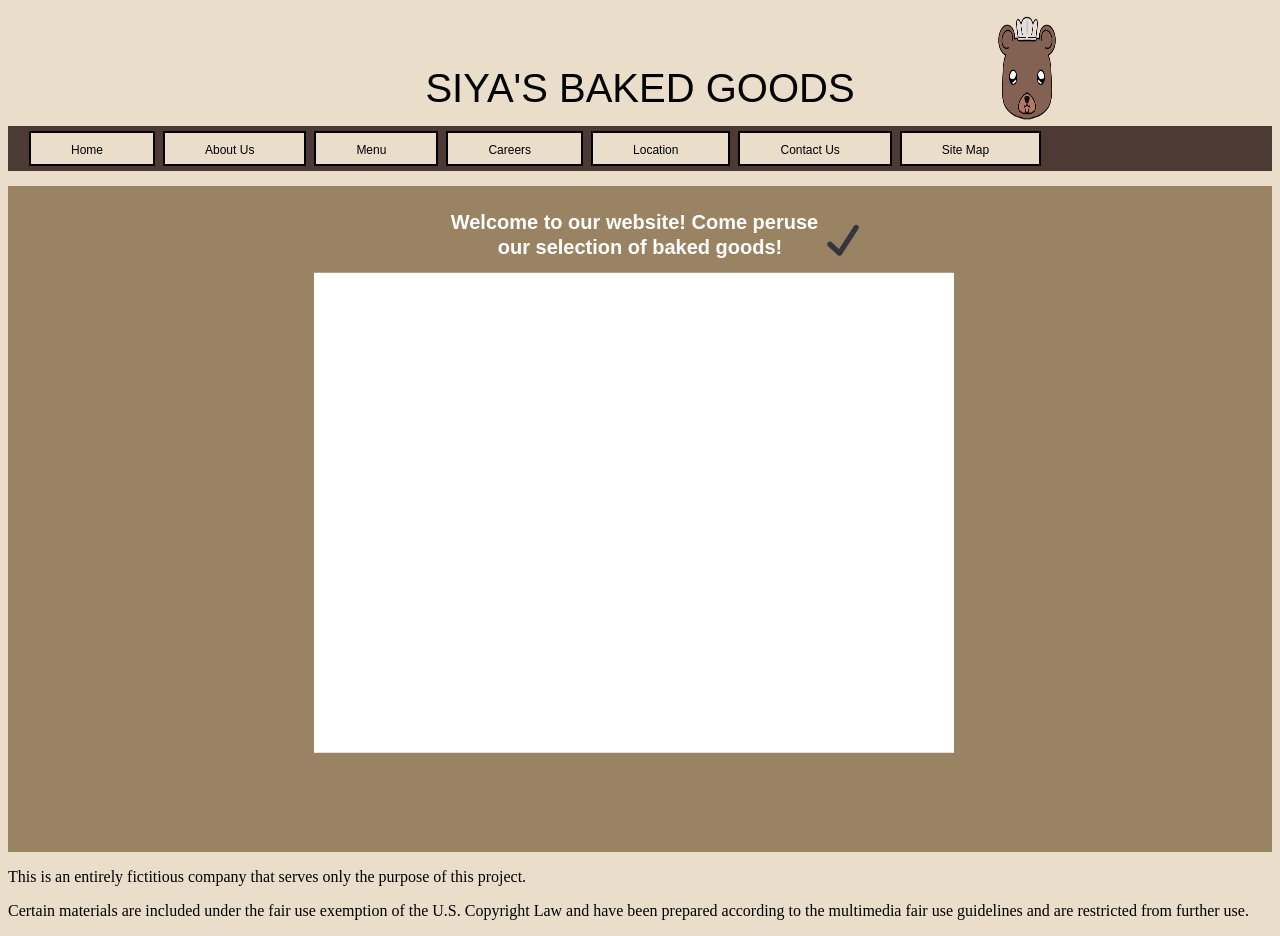
<file: pages/index.html>
<!doctype html>
<html>
<head>
<link href="css/baked-goods-website.css" rel="stylesheet" type="text/css">
<link href="css/baked-goods-tablet.css" rel="stylesheet" type="text/css">
<link href="css/baked-goods-phone.css" rel="stylesheet" type="text/css">
<meta charset="utf-8">
<title>Project 5 Siya's Baked Goods IT 213 Home Page</title>
<style type="text/css">
body {
    background-color: #EADECB;
}
</style>
</head>

<body>
<header><img src="../2025-10-20 13.33.37.png" width="3000" height="3000" alt=""/>SIYA'S BAKED GOODS</header>
<nav>
<ul class="navlist">
	<li class="navlistitem"><a href="pages/index.html">Home</a></li>
	<li class="navlistitem"><a href="pages/about-us.html">About Us</a></li>
	<li class="navlistitem"><a href="pages/menu.html">Menu</a></li>
	<li class="navlistitem"><a href="pages/careers.html">Careers</a></li> 
	<li class="navlistitem"><a href="pages/location.html">Location</a></li>
	<li class="navlistitem"><a href="pages/contact-us.html">Contact Us</a></li> 
	<li class="navlistitem"><a href="pages/site-map.html">Site Map</a></li>
	
  </ul>
	
</nav>
<section>
<img src="../favicon-32x32.png" width="32" height="32" alt="Custom Favicon Checkmark Image"/>
  <p>Welcome to our website! Come peruse&nbsp;&nbsp;</p>
  <p>our selection of baked goods!</p>
  <object id="EdgeID" type="text/html" width="820" height="620" data-dw-widget="Edge" data="../animation_assets/Project_4_Animation_Commercial_Siya_Acharya/Assets/Project_4_Animation_Commercial_Siya_Acharya.html">
  </object>
</section>
<footer><p>This is an entirely fictitious company that serves only the purpose of this project.</p><p>Certain
materials are included under the fair use exemption of the U.S. Copyright Law
and have been prepared according to the multimedia fair use guidelines and are
restricted from further use.</p></footer>

</body>
</html>
</file>
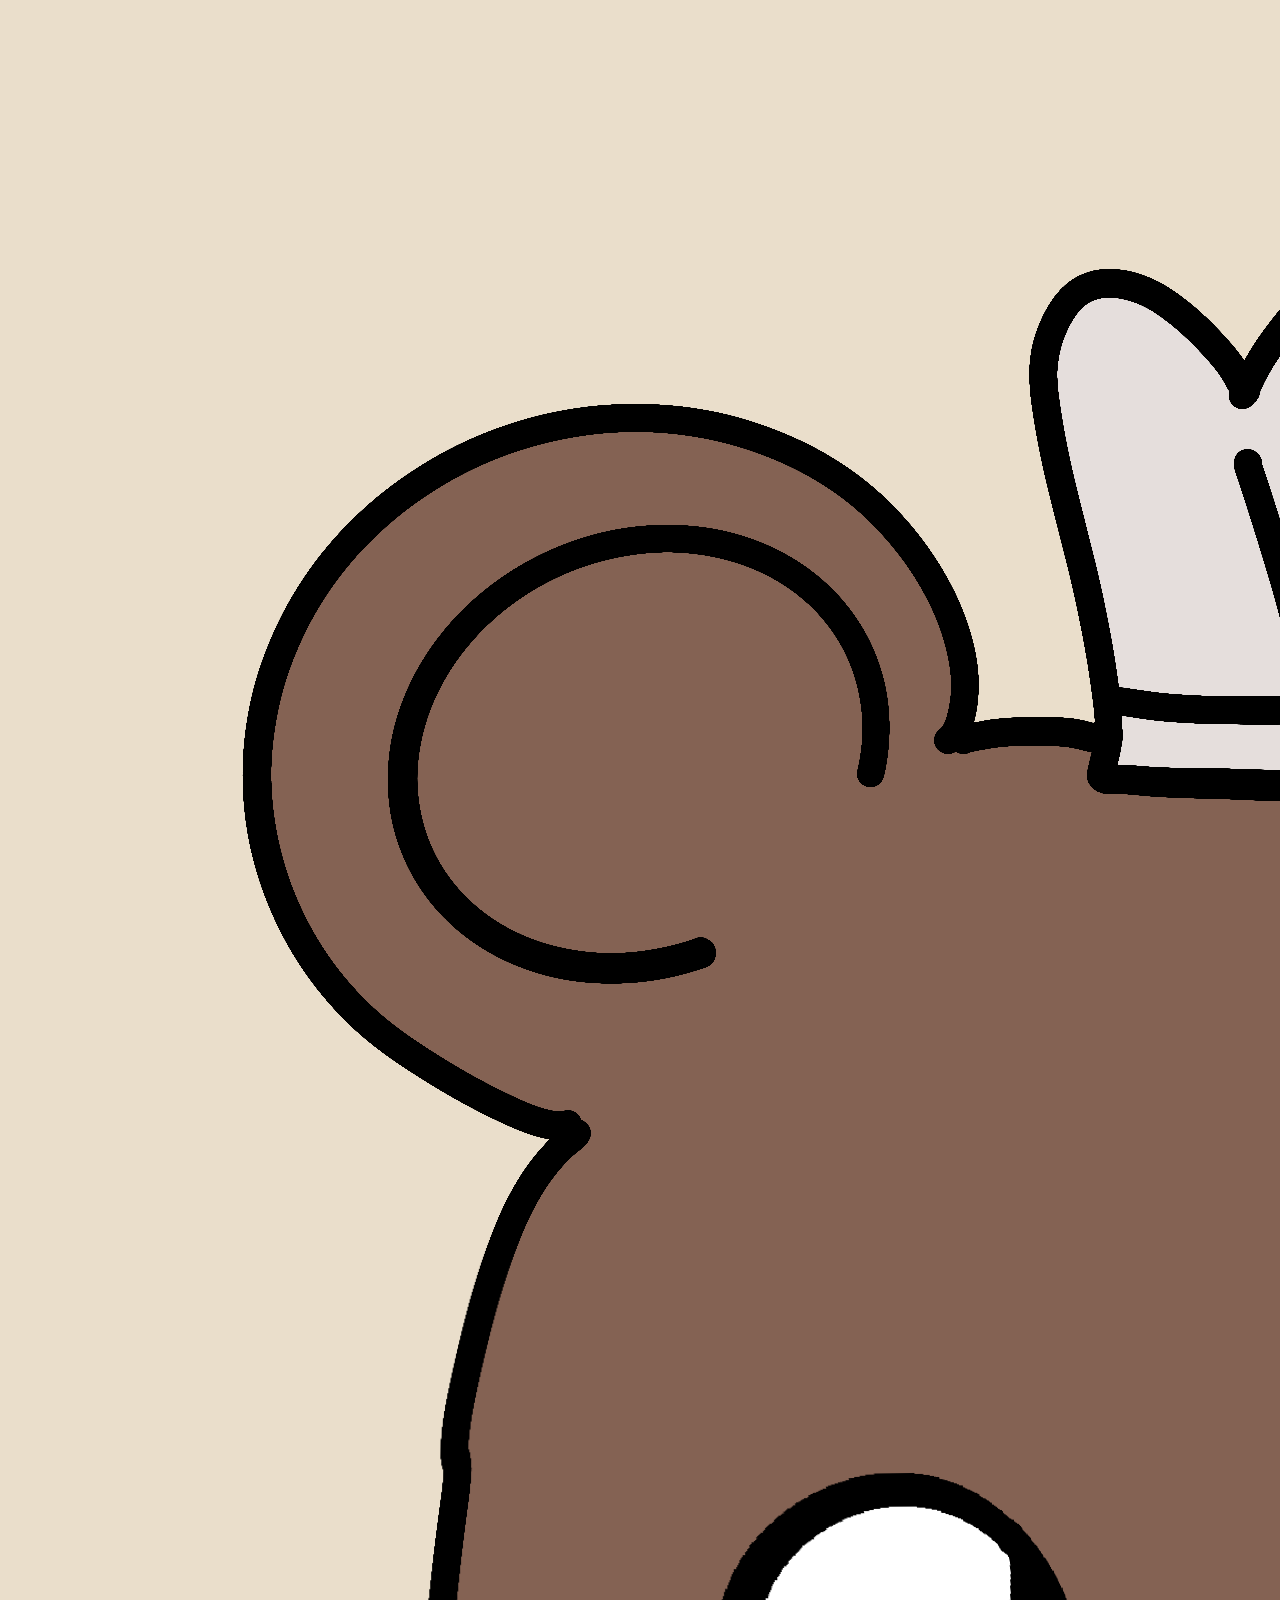
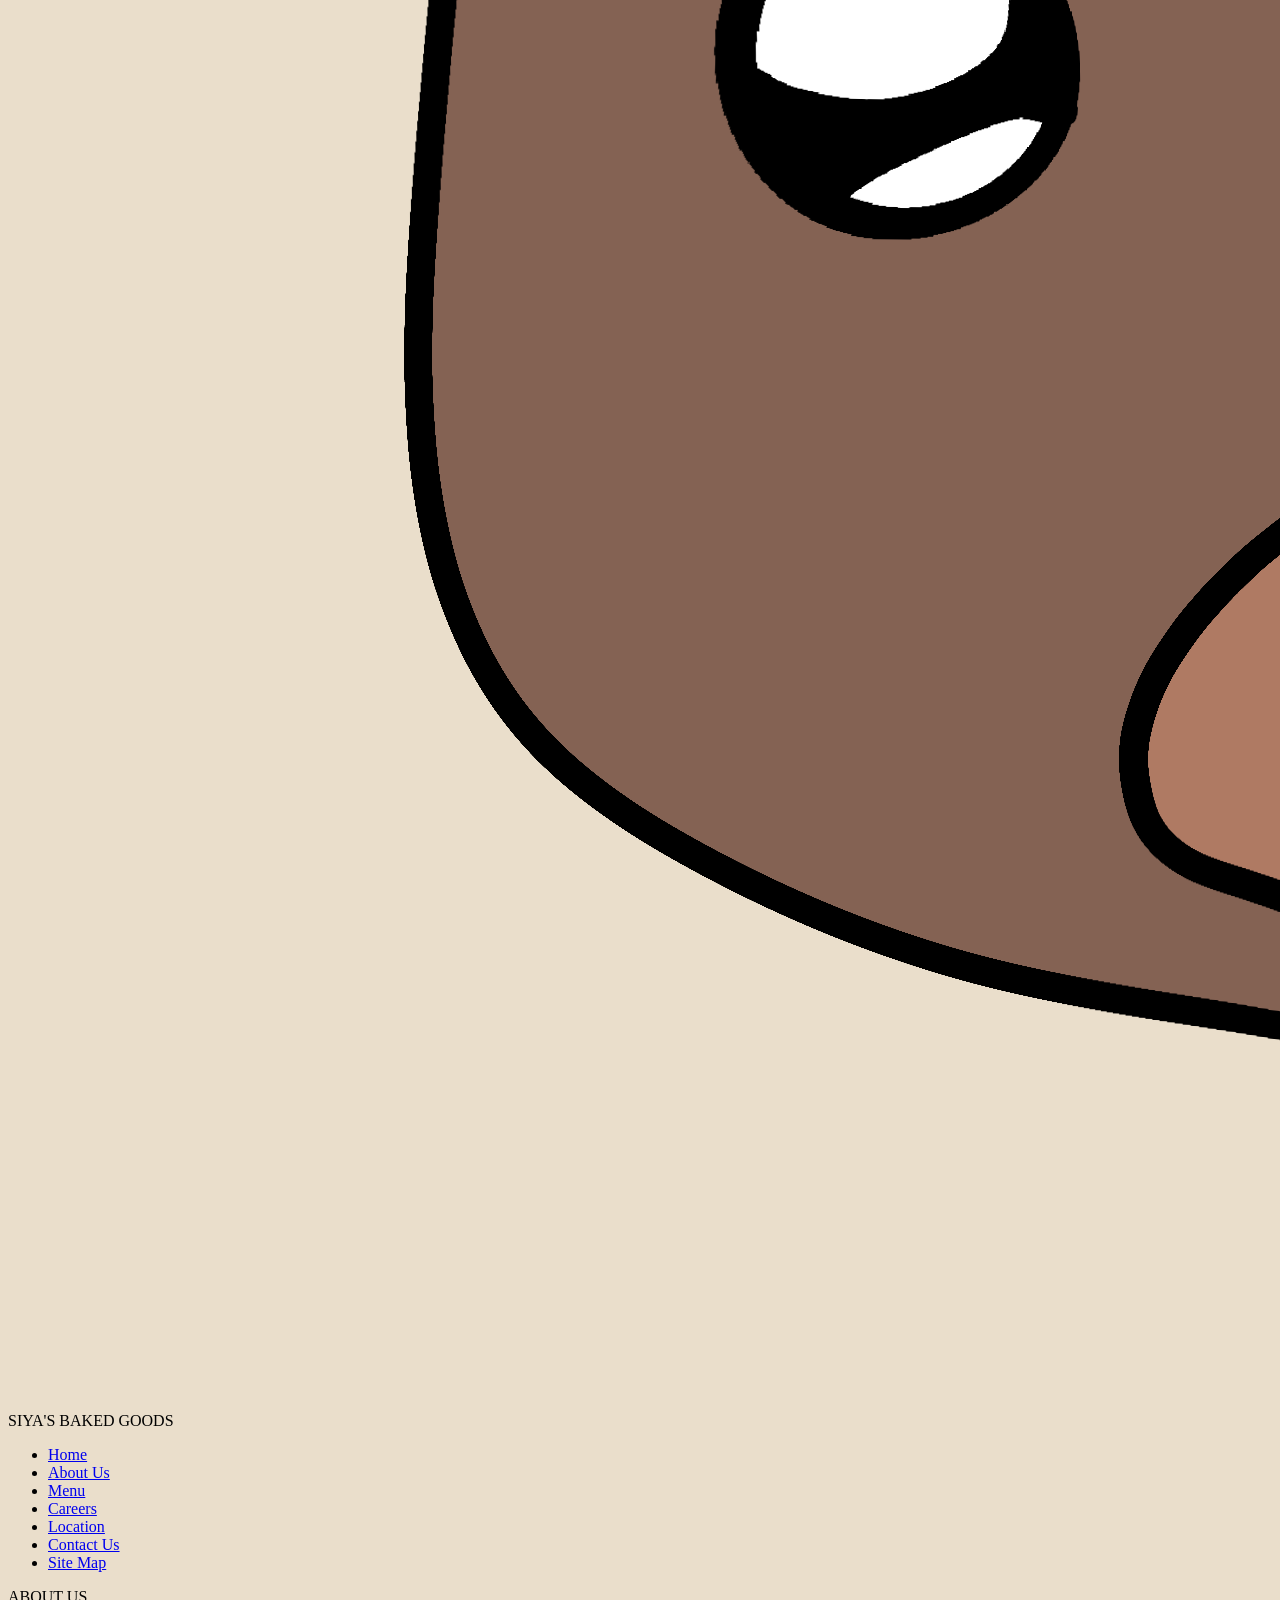
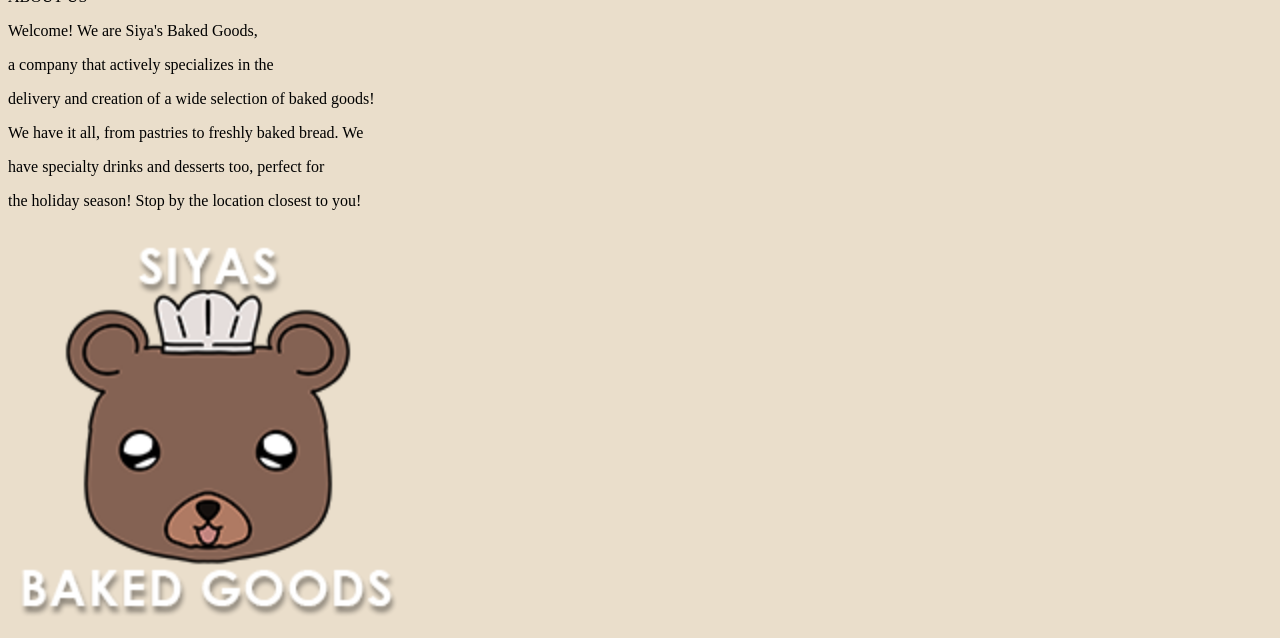
<file: pages/about-us.html>
<!doctype html>
<html>
<head>
<meta charset="utf-8">
<title>Project 5 Siya's Baked Goods IT 213</title>
<style type="text/css">
body {
    background-color: #EADECB;
}
</style>
<link href="file:///C|/Users/melte/OneDrive/Documents/baked-goods-website.css" rel="stylesheet" type="text/css">
<link href="file:///C|/Users/melte/OneDrive/Documents/baked-goods-tablet.css" rel="stylesheet" type="text/css">
<link href="file:///C|/Users/melte/OneDrive/Documents/baked-goods-phone.css" rel="stylesheet" type="text/css">
</head>

<body>
<header><img src="../2025-10-20 13.33.37.png" width="3000" height="3000" alt=""/>SIYA'S BAKED GOODS</header>
<nav>
<ul class="navlist">
	<li class="navlistitem"><a href="C:\Users\melte\OneDrive\Desktop\website-project\baked-goods\index.html">Home</a></li>
	<li class="navlistitem"><a href="C:\Users\melte\OneDrive\Desktop\website-project\baked-goods\about-us.html">About Us</a></li>
	<li class="navlistitem"><a href="file:///C|/Users/melte/OneDrive/Documents/menu.html">Menu</a></li>
	<li class="navlistitem"><a href="file:///C|/Users/melte/OneDrive/Documents/careers.html">Careers</a></li> 
	<li class="navlistitem"><a href="file:///C|/Users/melte/OneDrive/Documents/location.html">Location</a></li>
	<li class="navlistitem"><a href="file:///C|/Users/melte/OneDrive/Documents/contact-us.html">Contact Us</a></li> 
	<li class="navlistitem"><a href="file:///C|/Users/melte/OneDrive/Documents/site-map.html">Site Map</a></li>
	
  </ul>
	
</nav>
<section>
<p>ABOUT US</p>
<div><p>Welcome! We are Siya's Baked Goods,</p> <p> a company that actively specializes in the</p>
	  <p>delivery and creation of a wide selection of baked goods!</p> <p>We have it all, from pastries to freshly baked bread. We </p>have specialty drinks and desserts too, perfect for<p> the holiday season! Stop by the location closest to you!</p></div>
	<div><img src="../logodesign.png" width="400" height="400" alt="Brown Bear Logo for Siya's Baked Goods. Features a cute bear head wearing a chef hat."/></div>
  </section>
</body>
</html>
</file>
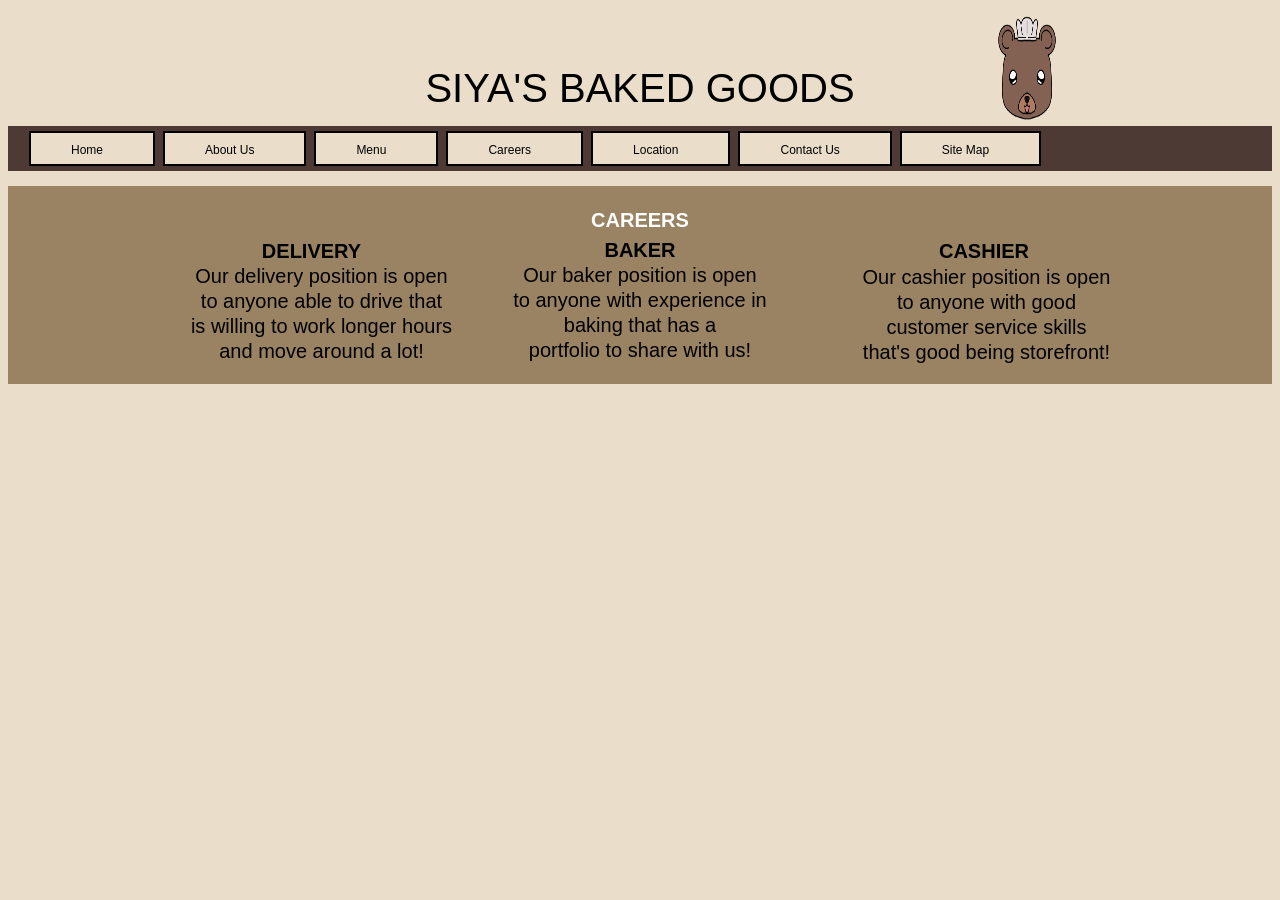
<file: pages/careers.html>
<!doctype html>
<html>
<head>
<link href="css/baked-goods-website.css" rel="stylesheet" type="text/css">
<link href="css/baked-goods-tablet.css" rel="stylesheet" type="text/css">
<link href="css/baked-goods-phone.css" rel="stylesheet" type="text/css">
<meta charset="utf-8">
<title>Project 5 Siya's Baked Goods IT 213 Careers Page</title>
<style type="text/css">
body {
    background-color: #EADECB;
}
</style>
</head>

<body>
<header><img src="../2025-10-20 13.33.37.png" width="3000" height="3000" alt=""/>SIYA'S BAKED GOODS</header>
<nav>
<ul class="navlist">
	<li class="navlistitem"><a href="pages/index.html">Home</a></li>
	<li class="navlistitem"><a href="pages/about-us.html">About Us</a></li>
	<li class="navlistitem"><a href="pages/menu.html">Menu</a></li>
	<li class="navlistitem"><a href="pages/careers.html">Careers</a></li> 
	<li class="navlistitem"><a href="pages/location.html">Location</a></li>
	<li class="navlistitem"><a href="pages/contact-us.html">Contact Us</a></li> 
	<li class="navlistitem"><a href="pages/site-map.html">Site Map</a></li>
	
  </ul>
	
</nav>
<section>
<h4><p>CAREERS</p></h4>
<p class="special-title22">DELIVERY</p>
<p class="special-paragraph1">Our delivery position is open</p>
<p class="special-paragraph1">to anyone able to drive that</p>
<p class="special-paragraph1">is willing to work longer hours</p>
<p class="special-paragraph1">and move around a lot!</p>
	
<p class="special-title1">BAKER</p>
<p class="special-paragraph2">Our baker position is open</p>
<p class="special-paragraph2">to anyone with experience in</p>
<p class="special-paragraph2">baking that has a</p>
<p class="special-paragraph2">portfolio to share with us!</p>

<p class="special-title3">CASHIER</p>
<p class="special-paragraph3">Our cashier position is open</p>
<p class="special-paragraph3">to anyone with good</p>
<p class="special-paragraph3">customer service skills</p>
<p class="special-paragraph3">that's good being storefront!</p>
</section>
</body>
</html>
</file>
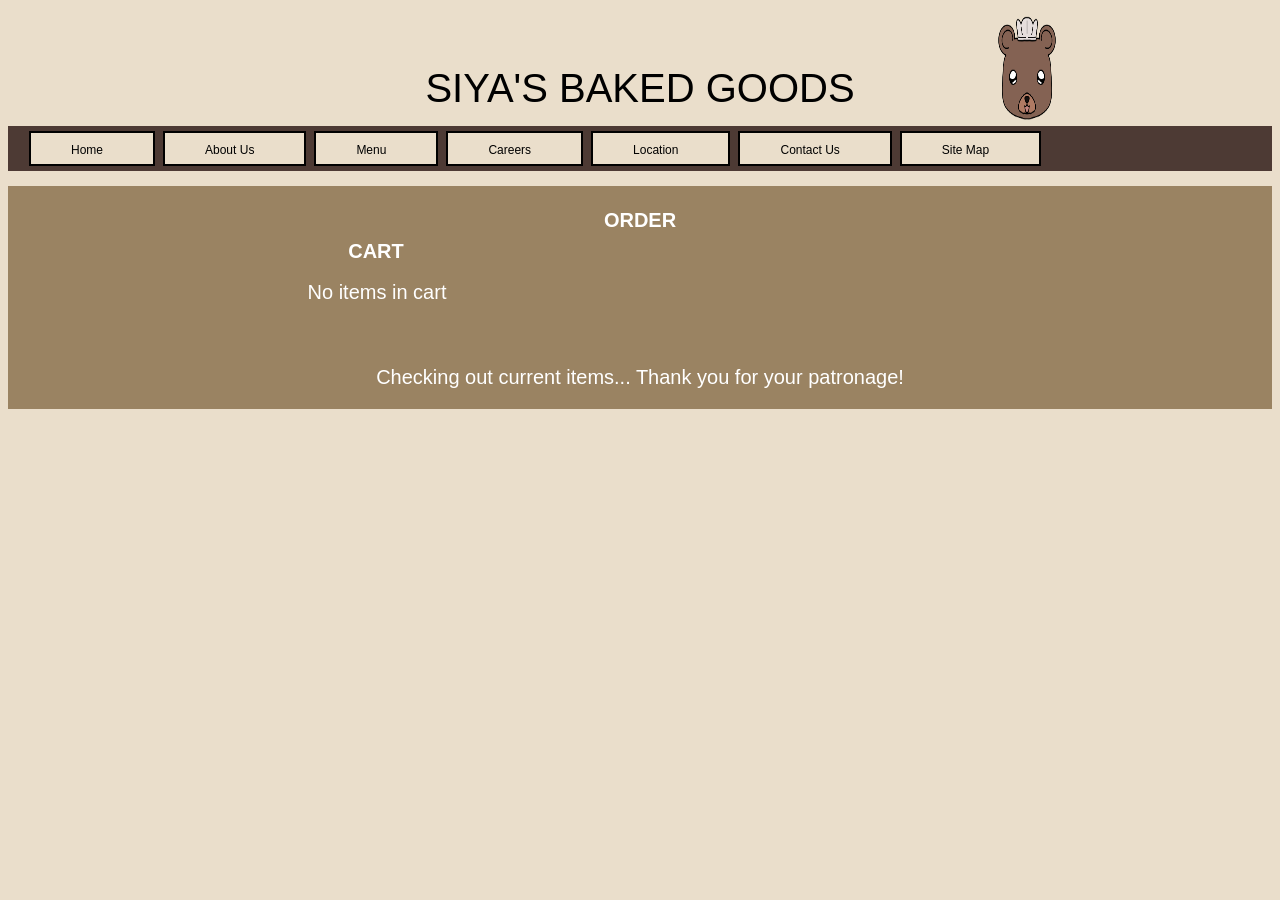
<file: pages/order.html>
<!doctype html>
<html>
<head>
<link href="css/baked-goods-website.css" rel="stylesheet" type="text/css">
<link href="css/baked-goods-tablet.css" rel="stylesheet" type="text/css">
<link href="css/baked-goods-phone.css" rel="stylesheet" type="text/css">
<meta charset="utf-8">
<title>Project 5 Siya's Baked Goods IT 213 Order Page</title>
<style type="text/css">
body {
    background-color: #EADECB;
}
</style>
</head>

<body>
<header><img src="../2025-10-20 13.33.37.png" width="3000" height="3000" alt=""/>SIYA'S BAKED GOODS</header>
<nav>
<ul class="navlist">
	<li class="navlistitem"><a href="pages/index.html">Home</a></li>
	<li class="navlistitem"><a href="pages/about-us.html">About Us</a></li>
	<li class="navlistitem"><a href="pages/menu.html">Menu</a></li>
	<li class="navlistitem"><a href="pages/careers.html">Careers</a></li> 
	<li class="navlistitem"><a href="pages/location.html">Location</a></li>
	<li class="navlistitem"><a href="pages/contact-us.html">Contact Us</a></li> 
	<li class="navlistitem"><a href="pages/site-map.html">Site Map</a></li>
	
  </ul>
	
</nav>
<section>
<h4><p>ORDER</p></h4>
<p class="special-title">CART</p>
<p class="special-paragraph">No items in cart</p>
<p class="para2">Checking out current items...
	Thank you for your patronage!</p>


</section>
</body>
</html>
</file>
<file: pages/css/baked-goods-website.css>
@charset "utf-8";nav {
    background-color: #4d3a34;
    font-family: arial;
    color: #000000;


}
header {
    text-align: center;
    font-family: arial;
    font-style: normal;
    font-size: 40px;
    font-weight: normal;
    padding-top: 0px;
    padding-bottom: 15px;
}

.navlist {
    overflow: hidden;
    margin: 0;
    list-style: none;
}
#EdgeID {
    margin-right: -218px;
    margin-left: 31px;
    transform: scale(.8)!important;
    padding-top: 125px;
}

.navlistitem {
    float: left;
    text-align: center;
    font-weight: 100;
    margin-right: 27px;
    background-color: #EADECB;
    margin-bottom: 5px;
    margin-top: 5px;
    padding-left: 0px;
    padding-bottom: 0px;
    border: 2px solid #000000;
}
body header img {
    width: 89px;
    height: 14vmin;
    float: none;
    display: block;
    left: 61px;
    margin-left: 900px;
    padding-bottom: 660px;
    padding-top: 660px;
    padding-right: 660px;
    padding-left: 660px;
    margin-bottom: -67px;
}
section {
    text-align: center;
    font-family: arial;
    background-color: #9A8362;
    color: #FFFFFF;
    padding-bottom: 9px;
    line-height: 4px;
    padding-top: 5px;
    margin-top: 15px;
    font-size: 20px;
    font-weight: bold;
	overflow: hidden;
}


.navlistitem a {
    text-decoration: none;
    display: block;
    padding-top: 20px;
    padding-bottom: 20px;
    color: #000000;
    padding-right: 50px;
    padding-left: 40px;
    font-weight: 100;
}
body section div {
    font-weight: normal;
    float: right;
    margin-left: 114px;
    margin-right: 25px;
    font-size: 18px;
    text-align: left;
    padding-top: 1px;
}
thisbody section div {
    text-align: left;
}
body section img {
    margin-left: 405px;
    margin-bottom: -56px;
}
.body section p {


}
.special-title {
    padding-left: 0px;
    padding-right: 528px;
}
.special-paragraph {
    padding-right: 526px;
    font-weight: normal;
    padding-top: 16px;
}
.special-title2 {
    padding-bottom: 0px;
    padding-top: 0px;
    margin-left: 486px;
}
.para2 {
    font-weight: normal;
    margin-top: 80px;
}
.special-paragraph2 {
    font-weight: normal;
    padding-top: 0px;
    color: #000000;
}
.special-title1 {
    margin-top: -126px;
    color: #000000;
}
.special-paragraph1 {
    margin-left: -637px;
    font-weight: normal;
    color: #000000;
}
.special-title22 {
    padding-left: 0px;
    padding-right: 657px;
    color: #000000;
}
.special-title3 {
    margin-left: 688px;
    margin-bottom: 21px;
    margin-top: -124px;
    color: #000000;
}
.special-paragraph3 {
    font-weight: normal;
    margin-left: 693px;
    color: #000000;
}















@media (max-width: 1096px){
}
</file>
<file: pages/css/baked-goods-tablet.css>
s@charset "utf-8";
body header img {




}
.navlistitem {
    padding-left: 0px;
    margin-left: -19px;
}
.navlistitem a {
}




@media (max-width: 1024px){
}
</file>
<file: pages/css/baked-goods-phone.css>
@charset "utf-8";
.navlist {
    text-align: center;


}
.navlistitem a {
    display: block;
    padding-bottom: 10px;
    padding-top: 10px;
    margin-bottom: -3px;
    font-size: 12px;
}
body section p {
    line-height: 5px;
}
body p {
}
#EdgeID {
    padding-left: 0px;
    padding-right: 0px;
    margin-left: -215px;
    margin-top: -172px;
    transform: scale(.4);


}
body header img {
    margin-left: 325px;
    margin-bottom: -68px;
    padding-bottom: 0px;
    padding-top: 0px;
    max-width: 68px;
}







@media (max-width: 414px){
}
</file>
